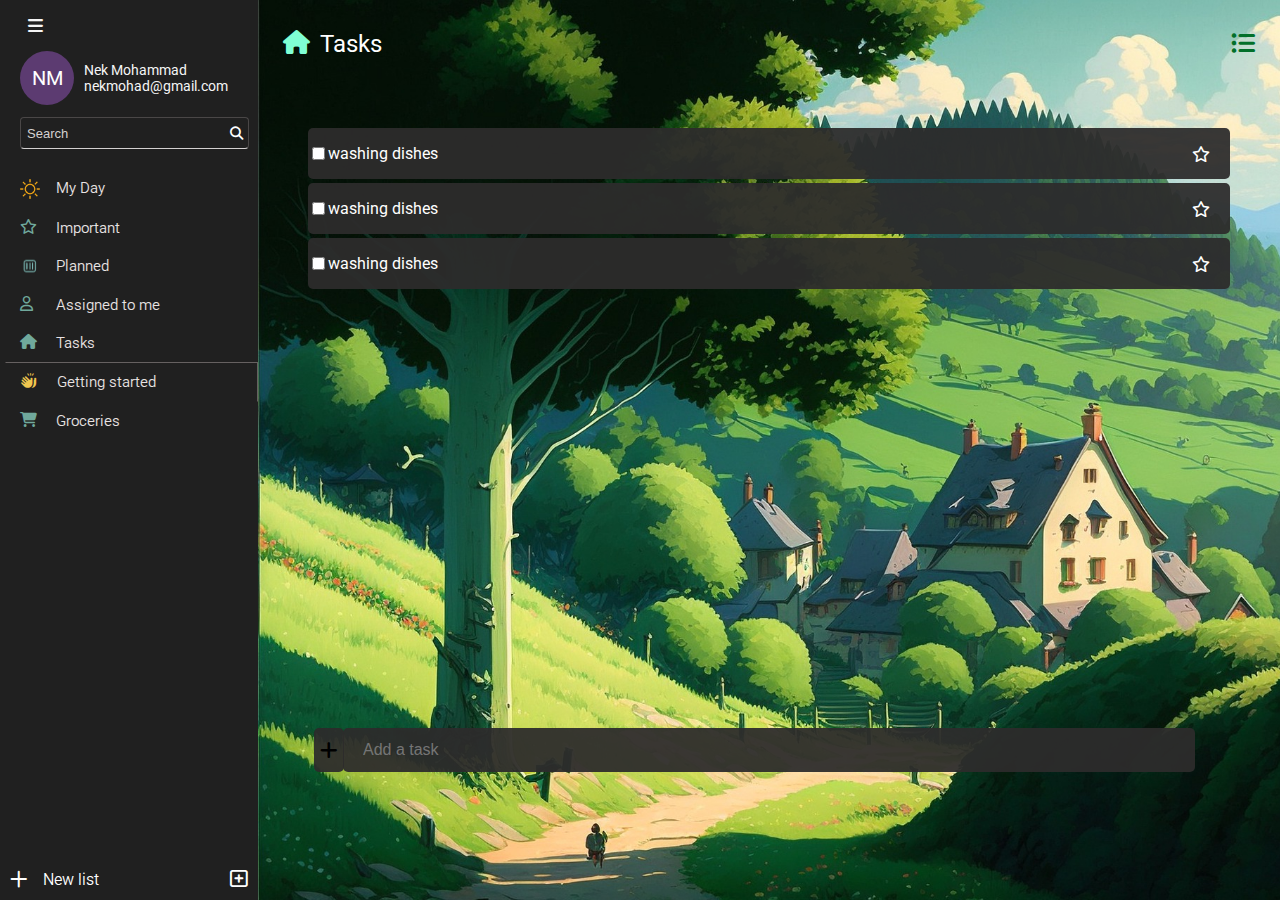
<file: index.html>
<!DOCTYPE html>
<html lang="en">

<head>
  <meta charset="UTF-8">
  <meta name="viewport" content="width=device-width, initial-scale=1.0">
  <link rel="stylesheet" href="https://cdnjs.cloudflare.com/ajax/libs/font-awesome/6.7.2/css/all.min.css" integrity="sha512-Evv84Mr4kqVGRNSgIGL/F/aIDqQb7xQ2vcrdIwxfjThSH8CSR7PBEakCr51Ck+w+/U6swU2Im1vVX0SVk9ABhg==" crossorigin="anonymous" referrerpolicy="no-referrer" />

  <link rel="preconnect" href="https://fonts.googleapis.com">
  <link rel="preconnect" href="https://fonts.gstatic.com" crossorigin>
  <link href="https://fonts.googleapis.com/css2?family=Montserrat:ital,wght@0,100..900;1,100..900&family=Roboto:ital,wght@0,100..900;1,100..900&display=swap" rel="stylesheet">

  <link rel="stylesheet" href="styles/sidebar.css">
  <link rel="stylesheet" href="styles/general.css">
  <link rel="stylesheet" href="styles/main-bar.css">

  <title>Document</title>
</head>

<body>

  <div class="sidebar">

    <div class="hamburger">
      <i class="fa-solid fa-bars"></i>
    </div>

    <div class="profile-sec">
      <div class="about-sec">
        <div class="name-render">
          NM
        </div>
        <div class="name">
          Nek Mohammad
          <p>nekmohad@gmail.com</p>
        </div>
      </div>

      <div class="input-container">
        <input class="search-bar" type="text" placeholder="Search">
      <button class="search-icon">
        <i class="fa-solid fa-magnifying-glass"></i>
      </button>
      </div>
    </div>

    <div class="main-section">
      <div class="tasks-section">
        <div class="task-options">
          <img src="styles/img/sunny-icon.png" alt="">
          <div>My Day</div>
        </div>
        <div class="task-options">
          <i class="fa-regular fa-star"></i>
          <div>Important</div>
        </div>
        <div class="task-options">
          <img src="styles/img/planned1.png" alt="">
          <div>Planned</div>
        </div>
        <div class="task-options">
          <i class="fa-regular fa-user"></i>
          <div>Assigned to me</div>
        </div>
        <div class="task-options">
          <i class="fa-solid fa-house"></i>
          <div>Tasks</div>
        </div>
        <div class="task-options getting">
          <i class="fa-solid fa-hands-clapping"></i>
          <div>Getting started</div>
        </div>
        <div class="task-options">
          <i class="fa-solid fa-cart-shopping"></i>
          <div>Groceries</div>
        </div>
      </div>
      
      <div class="new-list">
        <i class="fa-solid fa-plus"></i>
        <div class="para">New list</div>
        <div class="add-icon">
          <i class="fa-regular fa-square-plus"></i>
        </div>
        
      </div>
    </div>

  </div>

  <div class="main-bar">
    <div class="heading-bar">
      <div class="heading-start">
        <i class="fa-solid fa-house"></i>
        Tasks
      </div>
      <div class="heading-end">
        <i class="fa-solid fa-list-ul"></i>
      </div>
    </div>
    
    <div class="logged-tasks">
      <div class="showing-task">
        <input type="checkbox">
        <p>washing dishes</p>
        <i class="fa-regular fa-star"></i>
      </div>
      <div class="showing-task">
        <input class="checkbox" type="checkbox">
        <p>washing dishes</p>
        <i class="fa-regular fa-star"></i>
      </div>
      <div class="showing-task">
        <input type="checkbox">
        <p>washing dishes</p>
        <i class="fa-regular fa-star"></i>
      </div>      
    </div>

    <div class="add-new-element">
      <input class="add-new-task" type="text" placeholder="Add a task">
      <button><i class="fa-solid fa-plus"></i></button>
    </div>
  </div>


  <div class="optional">
    <img src="styles/img/an oasis with palaces in the desert in landscape mode.png" alt="">
    <div class="heading-title">
      <p>Welcome to The Arabian Nights</p>
    </div>
  </div>
</body>
</html>
</file>
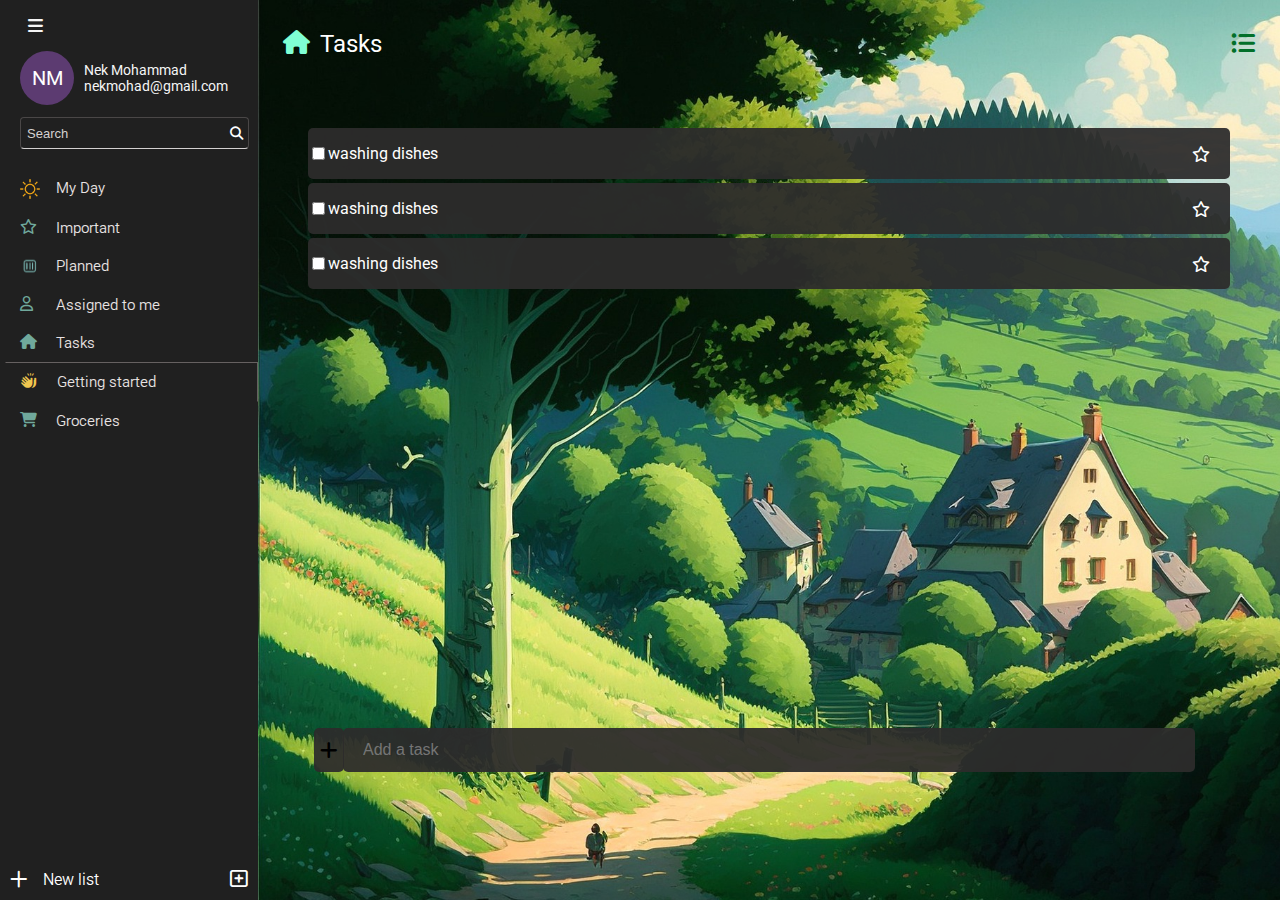
<file: todo.html>
<!DOCTYPE html>
<html lang="en">

<head>
  <meta charset="UTF-8">
  <meta name="viewport" content="width=device-width, initial-scale=1.0">
  <link rel="stylesheet" href="https://cdnjs.cloudflare.com/ajax/libs/font-awesome/6.7.2/css/all.min.css" integrity="sha512-Evv84Mr4kqVGRNSgIGL/F/aIDqQb7xQ2vcrdIwxfjThSH8CSR7PBEakCr51Ck+w+/U6swU2Im1vVX0SVk9ABhg==" crossorigin="anonymous" referrerpolicy="no-referrer" />

  <link rel="preconnect" href="https://fonts.googleapis.com">
  <link rel="preconnect" href="https://fonts.gstatic.com" crossorigin>
  <link href="https://fonts.googleapis.com/css2?family=Montserrat:ital,wght@0,100..900;1,100..900&family=Roboto:ital,wght@0,100..900;1,100..900&display=swap" rel="stylesheet">

  <link rel="stylesheet" href="styles/sidebar.css">
  <link rel="stylesheet" href="styles/general.css">
  <link rel="stylesheet" href="styles/main-bar.css">

  <title>Document</title>
</head>

<body>

  <div class="sidebar">

    <div class="hamburger">
      <i class="fa-solid fa-bars"></i>
    </div>

    <div class="profile-sec">
      <div class="about-sec">
        <div class="name-render">
          NM
        </div>
        <div class="name">
          Nek Mohammad
          <p>nekmohad@gmail.com</p>
        </div>
      </div>

      <div class="input-container">
        <input class="search-bar" type="text" placeholder="Search">
      <button class="search-icon">
        <i class="fa-solid fa-magnifying-glass"></i>
      </button>
      </div>
    </div>

    <div class="main-section">
      <div class="tasks-section">
        <div class="task-options">
          <img src="styles/img/sunny-icon.png" alt="">
          <div>My Day</div>
        </div>
        <div class="task-options">
          <i class="fa-regular fa-star"></i>
          <div>Important</div>
        </div>
        <div class="task-options">
          <img src="styles/img/planned1.png" alt="">
          <div>Planned</div>
        </div>
        <div class="task-options">
          <i class="fa-regular fa-user"></i>
          <div>Assigned to me</div>
        </div>
        <div class="task-options">
          <i class="fa-solid fa-house"></i>
          <div>Tasks</div>
        </div>
        <div class="task-options getting">
          <i class="fa-solid fa-hands-clapping"></i>
          <div>Getting started</div>
        </div>
        <div class="task-options">
          <i class="fa-solid fa-cart-shopping"></i>
          <div>Groceries</div>
        </div>
      </div>
      
      <div class="new-list">
        <i class="fa-solid fa-plus"></i>
        <div class="para">New list</div>
        <div class="add-icon">
          <i class="fa-regular fa-square-plus"></i>
        </div>
        
      </div>
    </div>

  </div>

  <div class="main-bar">
    <div class="heading-bar">
      <div class="heading-start">
        <i class="fa-solid fa-house"></i>
        Tasks
      </div>
      <div class="heading-end">
        <i class="fa-solid fa-list-ul"></i>
      </div>
    </div>
    
    <div class="logged-tasks">
      <div class="showing-task">
        <input type="checkbox">
        <p>washing dishes</p>
        <i class="fa-regular fa-star"></i>
      </div>
      <div class="showing-task">
        <input class="checkbox" type="checkbox">
        <p>washing dishes</p>
        <i class="fa-regular fa-star"></i>
      </div>
      <div class="showing-task">
        <input type="checkbox">
        <p>washing dishes</p>
        <i class="fa-regular fa-star"></i>
      </div>      
    </div>

    <div class="add-new-element">
      <input class="add-new-task" type="text" placeholder="Add a task">
      <button><i class="fa-solid fa-plus"></i></button>
    </div>
  </div>


  <div class="optional">
    <img src="styles/img/an oasis with palaces in the desert in landscape mode.png" alt="">
    <div class="heading-title">
      <p>Welcome to The Arabian Nights</p>
    </div>
  </div>
</body>
</html>
</file>
<file: styles/sidebar.css>
/* .sidebar{
  opacity: 0;
} */

.hamburger{
  font-size: 17px;
  color: rgb(245, 245, 245);
  margin-top: 6px;
  margin-left: 18px;
  padding: 10px;
  display: inline-block;
  border-radius: 5px;
}
.hamburger:hover{
  background-color: rgba(255, 255, 255, 0.15);
}

.sidebar{
  background-color: rgb(32, 32, 32);
  position: absolute;
  top: 0;
  left: 0;
  bottom: 0;
  padding-left: 0px;
}
.profile-sec{
  padding-left: 20px;
}
.about-sec{
  display: flex;
  align-items: center;
  padding-top: 5px;
  padding-bottom: 12px;
}
.name-render{
  font-size: 20px;
  font-weight: 400;
  height: 54px;
  width: 54px;
  display: flex;
  justify-content: center;
  align-items: center;
  background-color: rgb(92, 59, 113);
  border-radius: 27px;
  margin-right: 10px;
}
.name{
  font-weight: 400;
  margin-right: 30px;
  color: whitesmoke;
  font-size: 14px;
}
.name p{
  margin: 0;
  font-size: 14px;
  font-weight: 400;
}

.search-bar{
  background-color: transparent;
  border: 1px solid rgb(216, 196, 196);
  border-bottom-width: 1.5px;
  border-color:rgb(74, 71, 71);
  border-bottom-color:rgb(212, 209, 209);
  border-radius: 4px;
  padding: 6px 6px;
  font-size: 16px;
  border-left-width: none;
  color: white;
  width: 215px;
}

.search-bar::placeholder{
  color:rgb(212, 209, 209);
  font-size: 13px;
  font-weight: 100;
}

.input-container{
  position: relative;
  display: inline-block;
  margin-bottom: 20px;
}

.search-icon{
  position: absolute;
  right: 0;
  top: 50%;
  transform: translateY(-50%);
  background-color: transparent;
  color: white;
  border: none;
}



.tasks-section{
  display: flex;
  flex-direction: column;
}
.task-options{
  display: flex;
  padding: 10px 15px;
  margin-left: 5px;
  font-weight: 350;
  font-size: 15px;
  color: rgb(233, 227, 227);
  cursor: pointer;
}

.task-options i{
  width: 20px;
  margin-right: 16px;
  color: rgb(112, 169, 156);
}

.task-options img{
  width: 20px;
  margin-right: 16px;
}

.task-options:hover{
  background-color: rgba(255, 255, 255, 0.15);
}

.getting{
  border: 1px solid rgb(102, 97, 97);;
  border-bottom-color: rgb(32, 32, 32);
  border-left-color: rgb(32, 32, 32);
}
.getting i{
  color: rgb(239, 199, 79);
}


.new-list{
  position: absolute;
  bottom: 0;
  right: 0;
  left: 0;
  display: flex;
  padding: 10px;
  align-items: center;
}
.new-list i{
  font-size: 20px;
  font-weight: lighter;
}
.para{
  margin-left: 15px;
  font-weight: 350;
}
.add-icon{
  flex: 1;
  text-align: end;
}

.new-list:hover{
  background-color: rgba(255, 255, 255, 0.15);
}
</file>
<file: styles/general.css>
body{
  margin: 0;
  font-family: Roboto, Arial, Helvetica, sans-serif;
  color: white;
  padding-left: 258px;
}
</file>
<file: styles/main-bar.css>
.main-bar{
  background-image: url(img/home-7675774_1920.jpg);
  background-size:cover ;
  background-repeat: no-repeat;
  
  height: 100vh;
  display: flex;
  flex-direction: column;
}

.heading-bar{
  display: flex;
}

.heading-start{
  padding: 30px 25px;
  display: flex;
  font-size: 24px;
}

.heading-start i{
  margin-right: 10px;
  font-size: 24px;
  color: aquamarine;
}

.heading-end{
  flex: 1;
  text-align: end;
  padding: 30px 25px;
  font-size: 24px;
  color: rgb(2, 111, 42);
}

.logged-tasks{
 padding: 20px 50px;
 margin-top: 20px;
 height: 50vh;
}

.showing-task{
  display: flex;
  background-color: rgba(45, 44, 44, 0.942);
  margin-bottom: 4px;
  border-radius: 5px;
  align-items: center;
}

.showing-task i{
  flex: 1;
  text-align: end;
  margin-right: 20px;
}

.add-new-element{
  display: flex;
  position: relative;
}

.add-new-task{
  margin: 0px 85px;
  margin-top: 130px;
  flex: 1;
  background-color: rgba(45, 44, 44, 0.942);
  border: none;
  padding: 15px 20px;
  border-radius: 5px;
  padding-bottom: 14px;
  
}
.add-new-task::placeholder{
  font-size: 16px;
}
.add-new-element button{
  position: absolute;
  bottom: 0px;
  left: 56px;
  font-size: 20px;
  background-color: rgba(45, 44, 44, 0.942);
  border: none;
  padding-top: 11.5px;
  padding-bottom: 10px;
  border-radius: 5px;
}

.optional{
  display: flex;
  position: absolute;
  right: 0;
  top: 0;
  left: 958px;
  height: 100vh;
}
.optional img{
  opacity: 0;
  object-fit: cover;
}

.heading-title{
  opacity: 0;
  position: absolute;
  top: 20%;
  left: 50%;
  transform: translate(-50%, -50%);
  font-size: 24px;
  color: rgb(136, 89, 9);
  font-weight: 700;
  letter-spacing: 2.5px;
}
.heading-title p{
  padding: 0;
  background-color: rgba(207, 207, 207, 0.581);
  padding: 2px 10px;
  border-radius: 10px;
}

/* @media(min-width: 1000px){
  /* .main-bar{
    width: 700px;
  } */
  /* .optional img{
    opacity: 1;
  }
  .heading-title{
    opacity: 1;
  } */
} */
</file>
